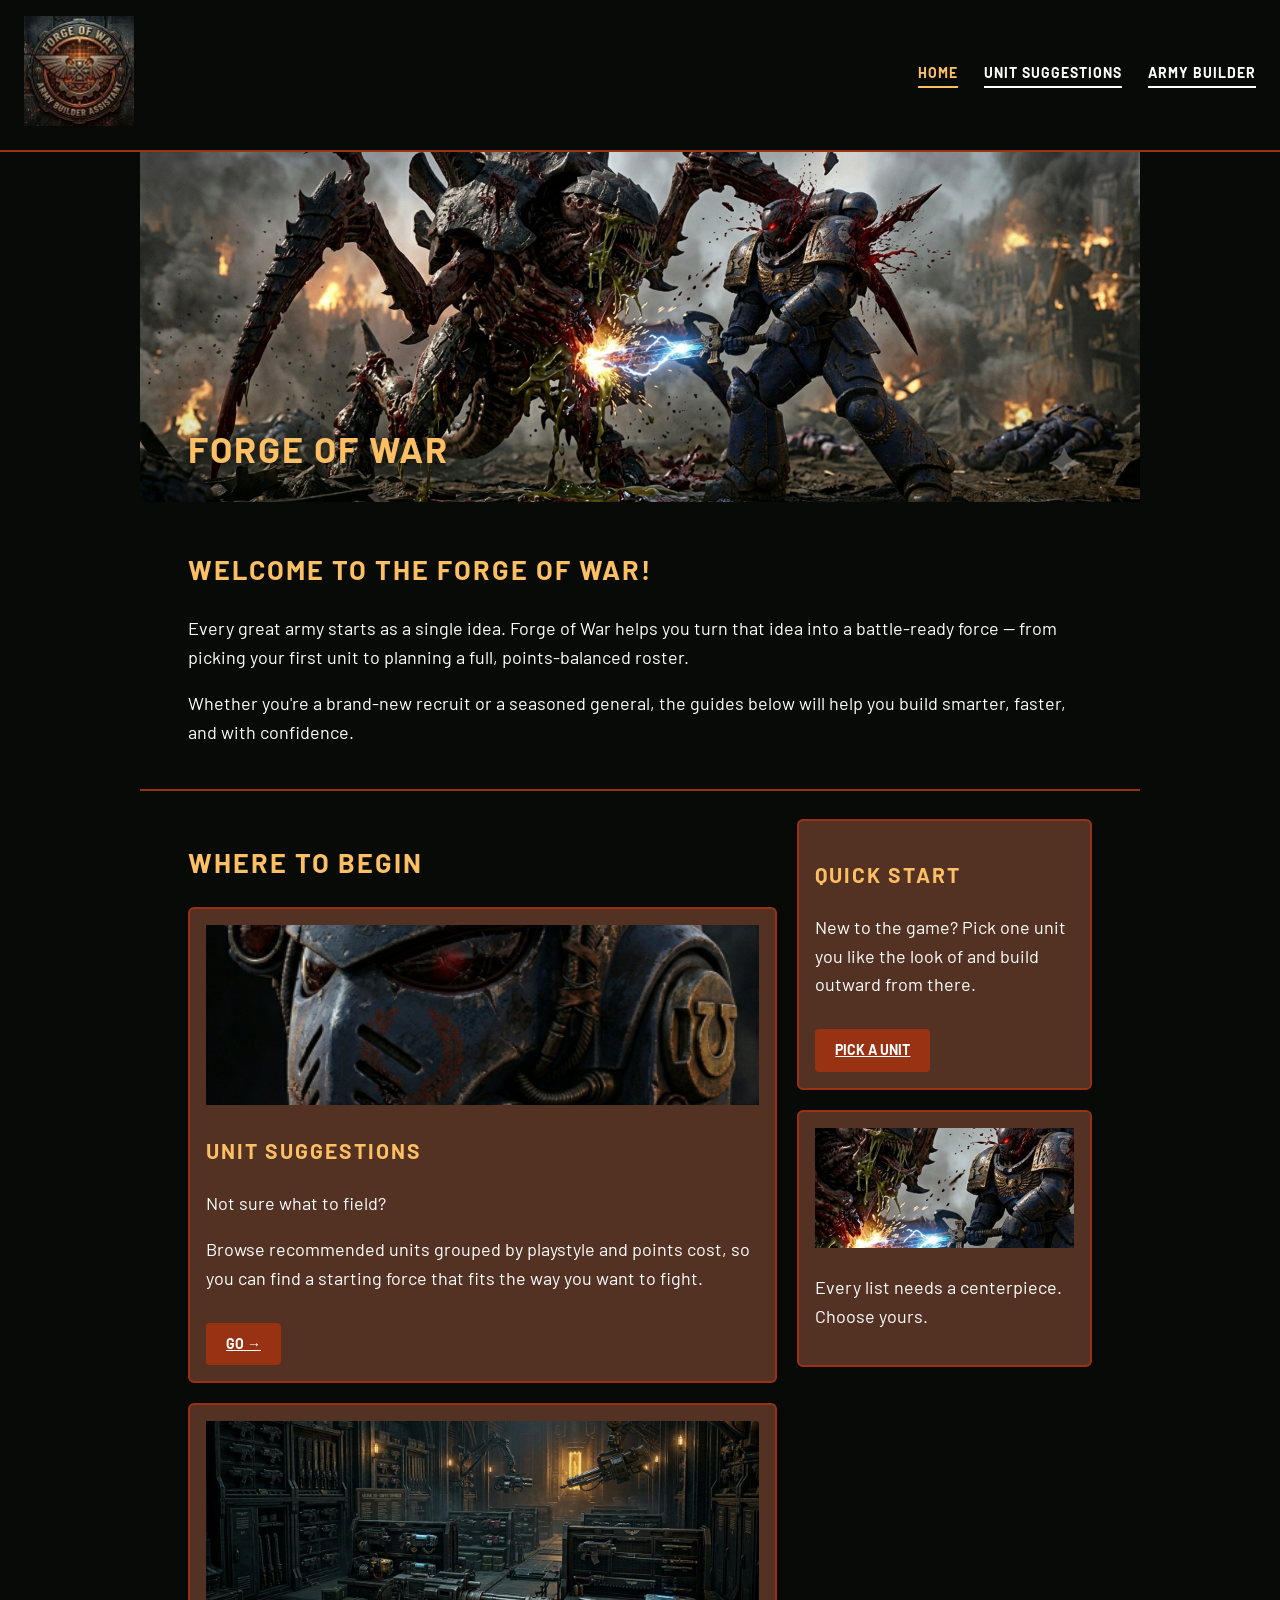
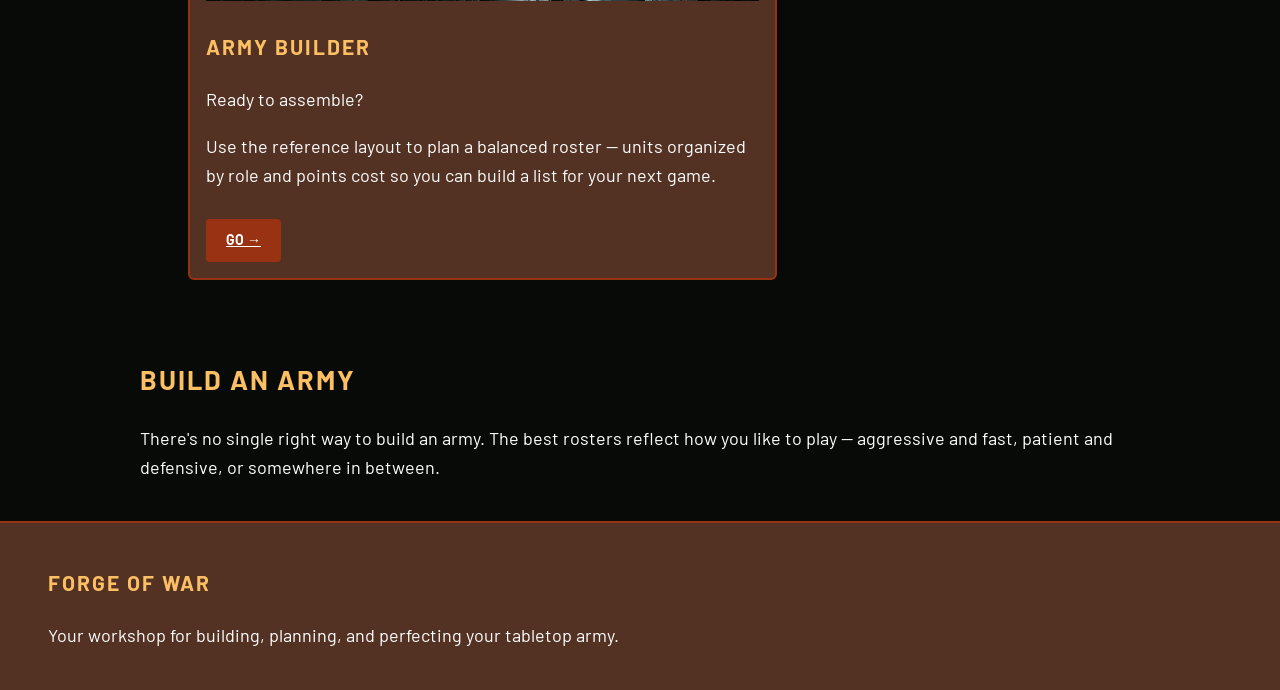
<file: index.html>
<!DOCTYPE html>
<html lang="en">
<head>
    <meta charset="UTF-8">
    <meta name="viewport" content="width=device-width, initial-scale=1.0">
    <title>Forge of War - Home</title>
    <link rel="stylesheet" href="styles.css">
</head>
<body>
    <header>
        <div class="logo">
            <img src="images/forge_of_war_logo.jpg" alt="Forge of War logo">
        </div>
        <nav>
            <a href="index.html" class="active">Home</a>
            <a href="Unit-Suggestions.html">Unit Suggestions</a>
            <a href="Army-Builder.html">Army Builder</a>
        </nav>
    </header>

    <main>
        <section class="hero">
            <img src="images/sm_battle_background.png" alt="Warhammer fighting creature">
            <h2 class="hero-title">Forge of War</h2>
        </section>

        <section class="intro">
            <h1>Welcome to the Forge of War!</h1>
            <p>Every great army starts as a single idea. Forge of War helps you turn that idea into a battle-ready force — from picking your first unit to planning a full, points-balanced roster.</p>
            <p>Whether you're a brand-new recruit or a seasoned general, the guides below will help you build smarter, faster, and with confidence.</p>
        </section>

        <section class="content">
            <div class="main-col">
                <h2>Where to Begin</h2>

                <div class="card">
                    <img src="images/helmet.png" alt="helmet">
                    <h3>Unit Suggestions</h3>
                    <p class="sub-heading">Not sure what to field?</p>
                    <p>Browse recommended units grouped by playstyle and points cost, so you can find a starting force that fits the way you want to fight.</p>
                    <a href="Unit-Suggestions.html" class="button">Go &rarr;</a>
                </div>

                <div class="card">
                    <img src="images/weapon_depot.png" alt="weapon depot">
                    <h3>Army Builder</h3>
                    <p class="sub-heading">Ready to assemble?</p>
                    <p>Use the reference layout to plan a balanced roster — units organized by role and points cost so you can build a list for your next game.</p>
                    <a href="Army-Builder.html" class="button">Go &rarr;</a>
                </div>
            </div>

            <div class="side-col">
                <div class="card">
                    <h3>Quick Start</h3>
                    <p>New to the game? Pick one unit you like the look of and build outward from there.</p>
                    <a href="Unit-Suggestions.html" class="button">Pick a unit</a>
                </div>

                <div class="card">
                    <img src="images/sm_battle.png" alt="helmet">
                    <p>Every list needs a centerpiece. Choose yours.</p>
                </div>
            </div>
        </section>

        <section class="text-section">
            <h2>Build an Army</h2>
            <p>There's no single right way to build an army. The best rosters reflect how you like to play — aggressive and fast, patient and defensive, or somewhere in between.</p>
        </section>
    </main>

    <footer>
        <div class="footer-brand">
            <h3>Forge of War</h3>
            <p>Your workshop for building, planning, and perfecting your tabletop army.</p>
        </div>
        <div class="social">
            <a href="#"></a>
            <a href="#"></a>
            <a href="#"></a>
        </div>
    </footer>
</body>
</html>
</file>
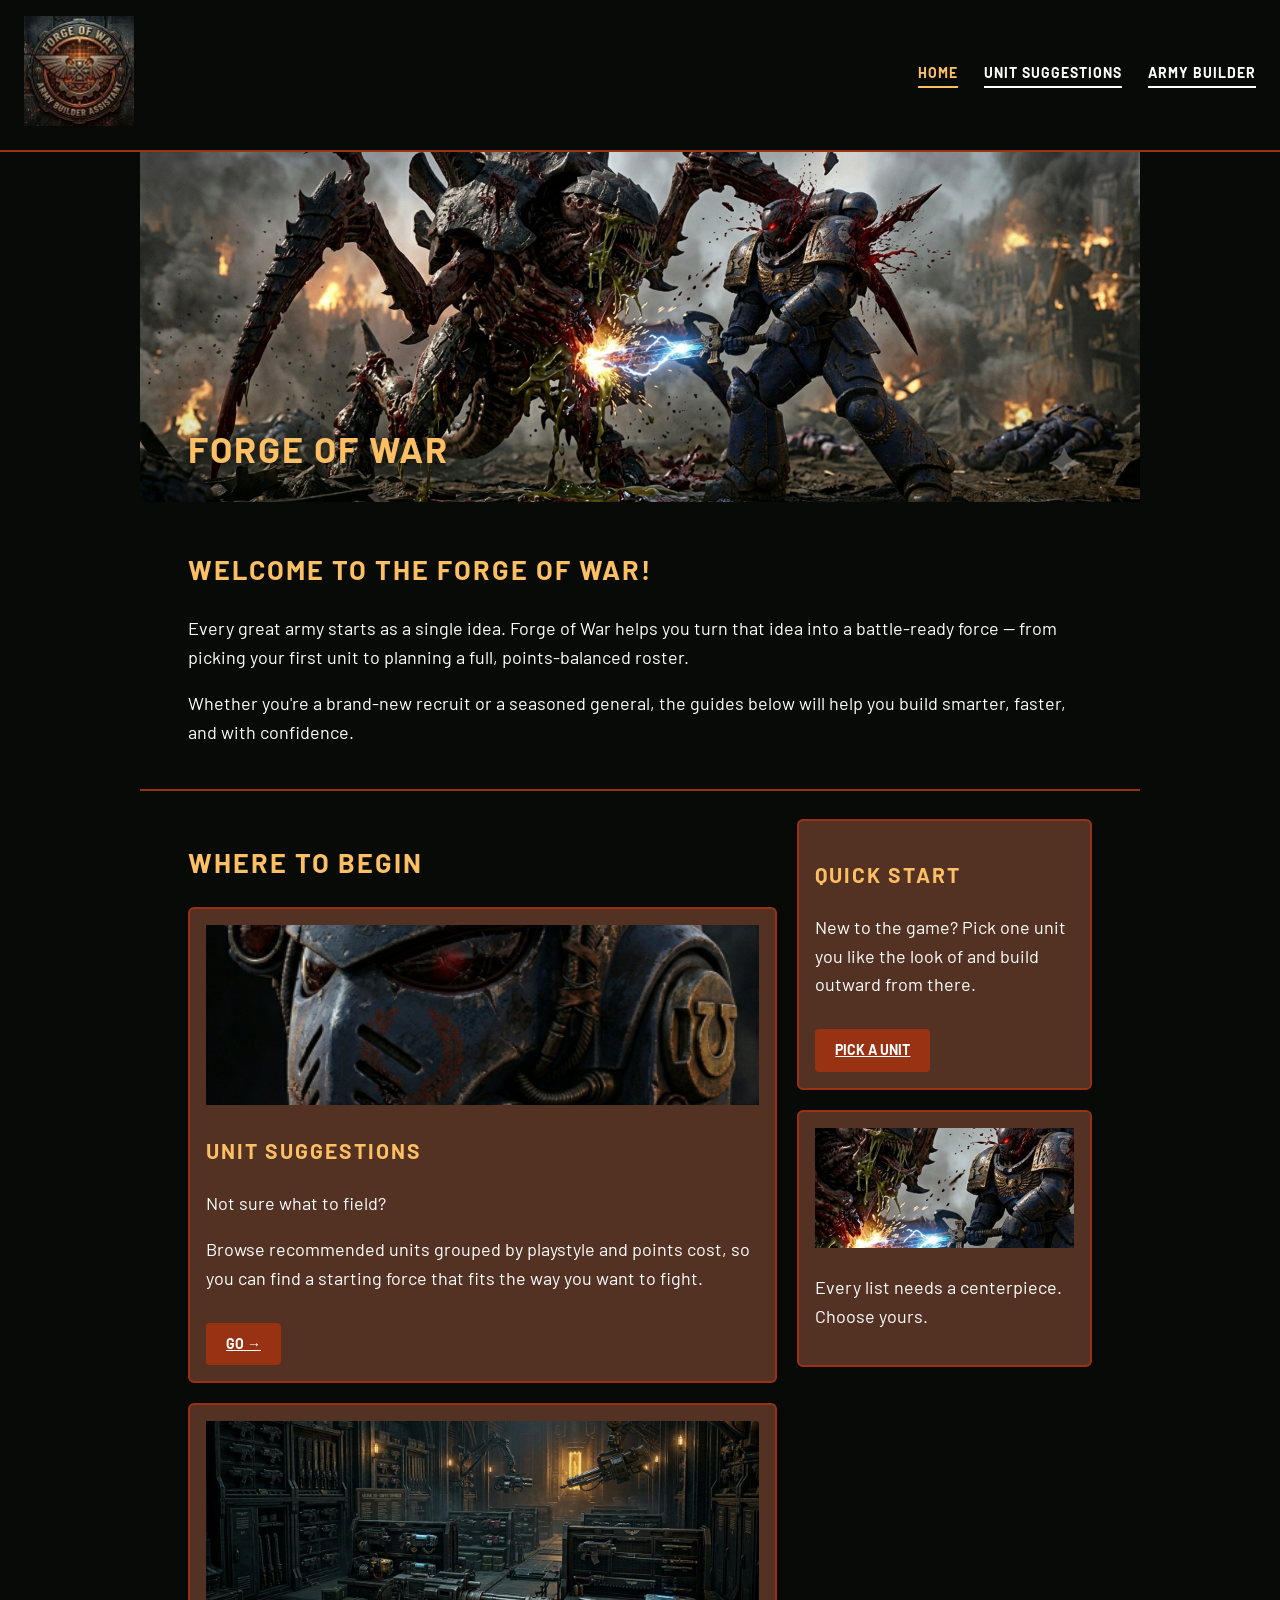
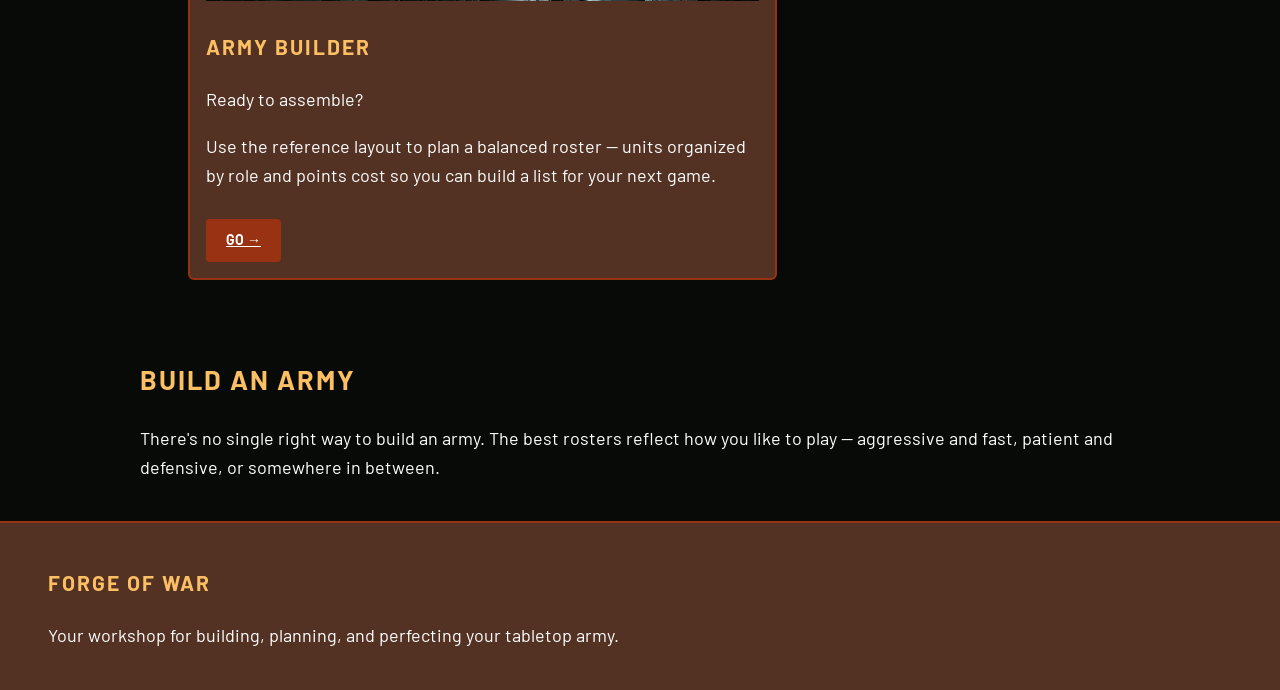
<file: strategy.html>
<!DOCTYPE html>
<html lang="en">
<head>
    <meta charset="UTF-8">
    <meta name="viewport" content="width=device-width, initial-scale=1.0">
    <title>Forge of War - Home</title>
    <link rel="stylesheet" href="styles.css">
</head>
<body>
    <header>
        <div class="logo">
            <img src="images/forge_of_war_logo.jpg" alt="Forge of War logo">
        </div>
        <nav>
            <a href="index.html" class="active">Home</a>
            <a href="Unit-Suggestions.html">Unit Suggestions</a>
            <a href="Army-Builder.html">Army Builder</a>
        </nav>
    </header>

    <main>
        <section class="hero">
            <img src="images/sm_battle_background.png" alt="Warhammer fighting creature">
            <h2 class="hero-title">Forge of War</h2>
        </section>

        <section class="intro">
            <h1>Welcome to the Forge of War!</h1>
            <p>Every great army starts as a single idea. Forge of War helps you turn that idea into a battle-ready force — from picking your first unit to planning a full, points-balanced roster.</p>
            <p>Whether you're a brand-new recruit or a seasoned general, the guides below will help you build smarter, faster, and with confidence.</p>
        </section>

        <section class="content">
            <div class="main-col">
                <h2>Where to Begin</h2>

                <div class="card">
                    <img src="images/helmet.png" alt="helmet">
                    <h3>Unit Suggestions</h3>
                    <p class="sub-heading">Not sure what to field?</p>
                    <p>Browse recommended units grouped by playstyle and points cost, so you can find a starting force that fits the way you want to fight.</p>
                    <a href="Unit-Suggestions.html" class="button">Go &rarr;</a>
                </div>

                <div class="card">
                    <img src="images/weapon_depot.png" alt="weapon depot">
                    <h3>Army Builder</h3>
                    <p class="sub-heading">Ready to assemble?</p>
                    <p>Use the reference layout to plan a balanced roster — units organized by role and points cost so you can build a list for your next game.</p>
                    <a href="Army-Builder.html" class="button">Go &rarr;</a>
                </div>
            </div>

            <div class="side-col">
                <div class="card">
                    <h3>Quick Start</h3>
                    <p>New to the game? Pick one unit you like the look of and build outward from there.</p>
                    <a href="Unit-Suggestions.html" class="button">Pick a unit</a>
                </div>

                <div class="card">
                    <img src="images/sm_battle.png" alt="helmet">
                    <p>Every list needs a centerpiece. Choose yours.</p>
                </div>
            </div>
        </section>

        <section class="text-section">
            <h2>Build an Army</h2>
            <p>There's no single right way to build an army. The best rosters reflect how you like to play — aggressive and fast, patient and defensive, or somewhere in between.</p>
        </section>
    </main>

    <footer>
        <div class="footer-brand">
            <h3>Forge of War</h3>
            <p>Your workshop for building, planning, and perfecting your tabletop army.</p>
        </div>
        <div class="social">
            <a href="#"></a>
            <a href="#"></a>
            <a href="#"></a>
        </div>
    </footer>
</body>
</html>
</file>
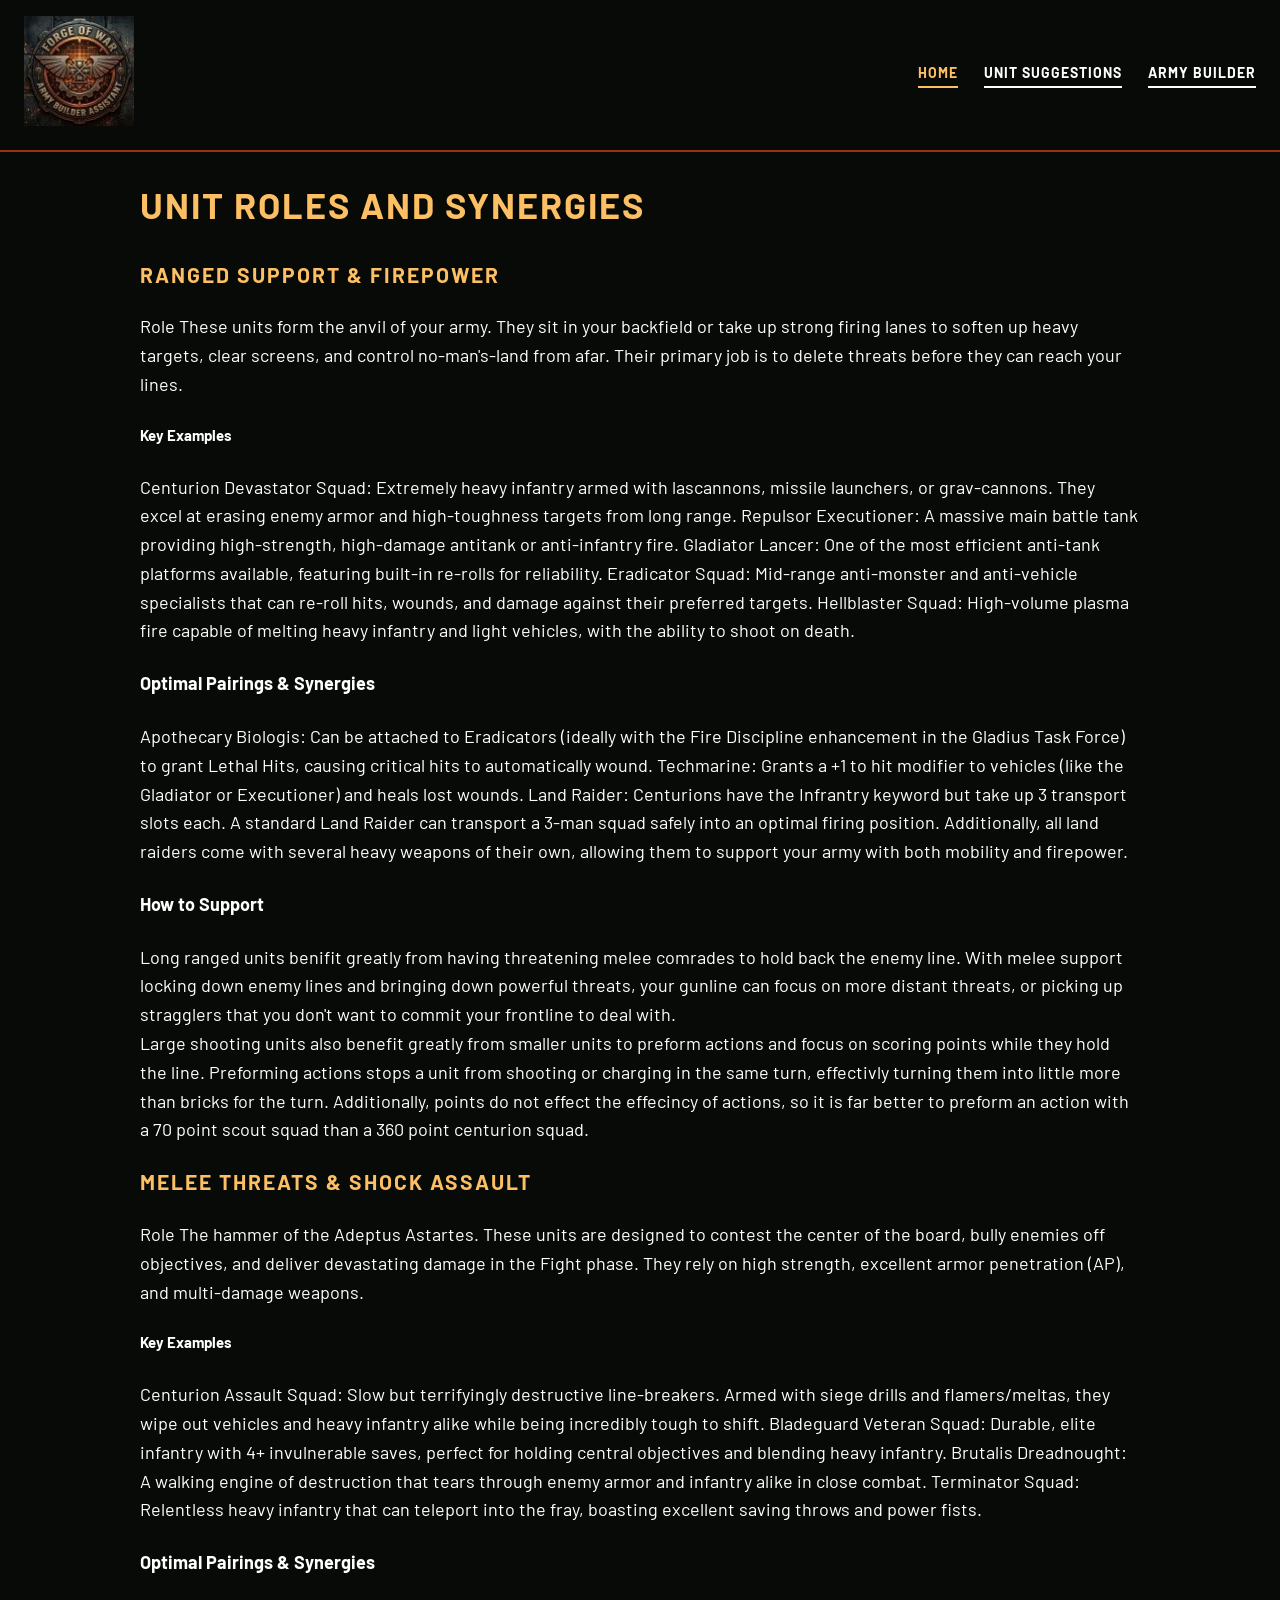
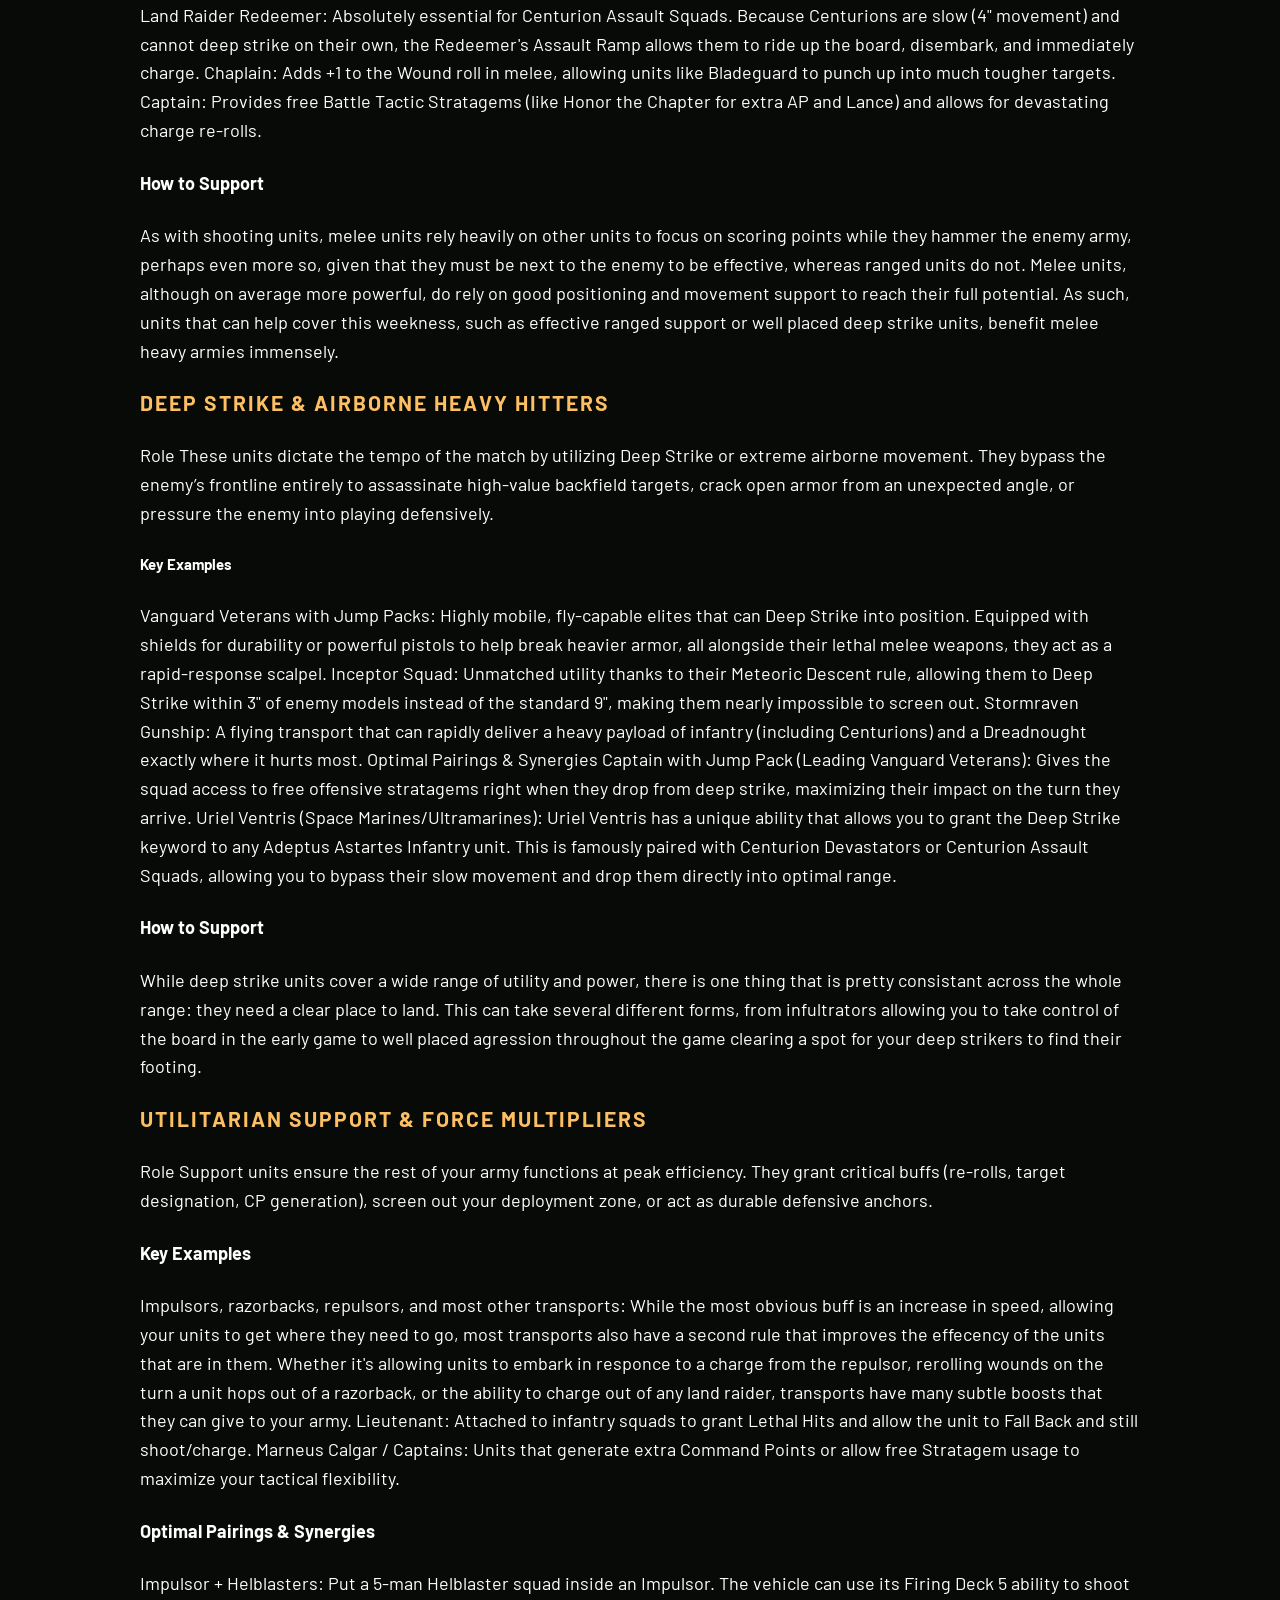
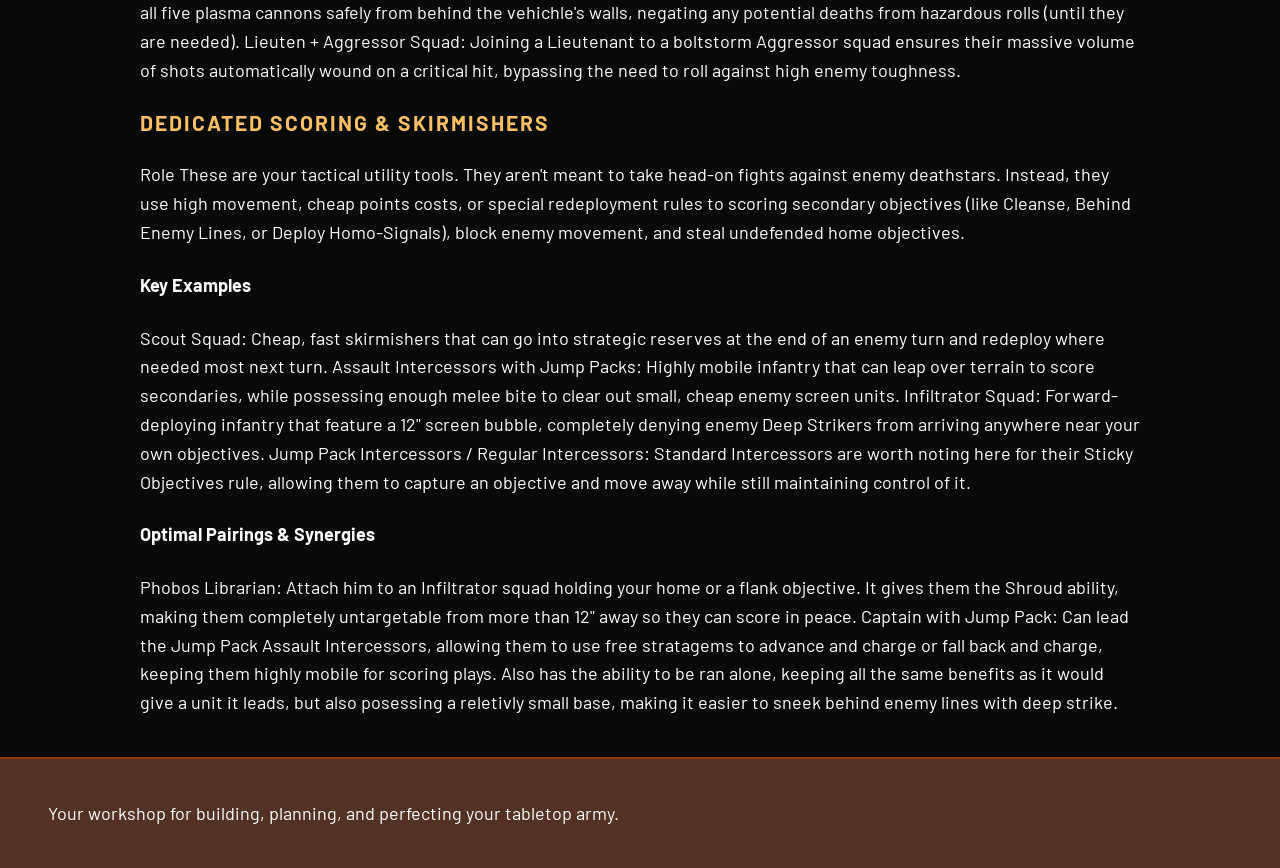
<file: Unit-Suggestions.html>
<!--Tate is working on this page-->
<!DOCTYPE html>
<html lang="en">

<head>
    <meta charset="UTF-8">
    <meta name="viewport" content="width=device-width, initial-scale=1.0">
    <title>Forge of War - Home</title>
    <link rel="stylesheet" href="styles.css">
</head>

<body>
    <header>
        <div class="logo"><img src="images/forge_of_war_logo.jpg" alt="forge_of_war_logo">
        </div>
        <nav>
            <a href="index.html" class="active">Home</a>
            <a href="Unit-Suggestions.html">Unit Suggestions</a>
            <a href="Army-Builder.html">Army Builder</a>
        </nav>
    </header>

    <main>
        <h1>Unit roles and synergies</h1>
        <p>
        <h3> Ranged Support & Firepower</h3>
        Role
        These units form the anvil of your army. They sit in your backfield or take up strong firing lanes to soften up
        heavy targets, clear screens, and control no-man's-land from afar. Their primary job is to delete threats before
        they can reach your lines.

        <h5>Key Examples</h5>
        Centurion Devastator Squad: Extremely heavy infantry armed with lascannons, missile launchers, or grav-cannons.
        They excel at erasing enemy armor and high-toughness targets from long range.

        Repulsor Executioner: A massive main battle tank providing high-strength, high-damage antitank or anti-infantry
        fire.

        Gladiator Lancer: One of the most efficient anti-tank platforms available, featuring built-in re-rolls for
        reliability.

        Eradicator Squad: Mid-range anti-monster and anti-vehicle specialists that can re-roll hits, wounds, and damage
        against their preferred targets.

        Hellblaster Squad: High-volume plasma fire capable of melting heavy infantry and light vehicles, with the
        ability to shoot on death.

        <h4>Optimal Pairings & Synergies</h4>
        Apothecary Biologis: Can be attached to Eradicators (ideally with the Fire Discipline enhancement in the Gladius
        Task Force) to grant Lethal Hits, causing critical hits to automatically wound.

        Techmarine: Grants a +1 to hit modifier to vehicles (like the Gladiator or Executioner) and heals lost wounds.

        Land Raider: Centurions have the Infrantry keyword but take up 3 transport slots each. A standard Land Raider
        can transport a 3-man squad safely into an optimal firing position. Additionally, all land raiders come with
        several heavy weapons of their own, allowing them to support your army with both mobility and firepower.

        <h4>How to Support</h4>
        Long ranged units benifit greatly from having threatening melee comrades to hold back the enemy line. With melee
        support locking down enemy lines and bringing down powerful threats, your gunline can focus on more distant
        threats, or picking up stragglers that you don't want to commit your frontline to deal with.
        <br> Large shooting units also benefit greatly from smaller units to preform actions and focus on scoring points
        while they hold the line. Preforming actions stops a unit from shooting or charging in the same turn, effectivly
        turning them into little more than bricks for the turn. Additionally, points do not effect the effecincy of
        actions, so it is far better to preform an action with a 70 point scout squad than a 360 point centurion squad.

        <h3>Melee Threats & Shock Assault</h3>
        Role
        The hammer of the Adeptus Astartes. These units are designed to contest the center of the board, bully enemies
        off objectives, and deliver devastating damage in the Fight phase. They rely on high strength, excellent armor
        penetration (AP), and multi-damage weapons.

        <h5>Key Examples</h5>
        Centurion Assault Squad: Slow but terrifyingly destructive line-breakers. Armed with siege drills and
        flamers/meltas, they wipe out vehicles and heavy infantry alike while being incredibly tough to shift.

        Bladeguard Veteran Squad: Durable, elite infantry with 4+ invulnerable saves, perfect for holding central
        objectives and blending heavy infantry.

        Brutalis Dreadnought: A walking engine of destruction that tears through enemy armor and infantry alike in close
        combat.

        Terminator Squad: Relentless heavy infantry that can teleport into the fray, boasting excellent saving throws
        and power fists.

        <h4>Optimal Pairings & Synergies</h4>
        Land Raider Redeemer: Absolutely essential for Centurion Assault Squads. Because Centurions are slow (4"
        movement) and cannot deep strike on their own, the Redeemer's Assault Ramp allows them to ride up the board,
        disembark, and immediately charge.

        Chaplain: Adds +1 to the Wound roll in melee, allowing units like Bladeguard to punch up into much tougher
        targets.

        Captain: Provides free Battle Tactic Stratagems (like Honor the Chapter for extra AP and Lance) and allows for
        devastating charge re-rolls.

        <h4>How to Support</h4>
        As with shooting units, melee units rely heavily on other units to focus on scoring points while they hammer the
        enemy army, perhaps even more so, given that they must be next to the enemy to be effective, whereas ranged
        units do not.
        Melee units, although on average more powerful, do rely on good positioning and movement support to reach their
        full potential. As such, units that can help cover this weekness, such as effective ranged support or well
        placed deep strike units, benefit melee heavy armies immensely.

        <h3>Deep Strike & Airborne Heavy Hitters</h3>
        Role
        These units dictate the tempo of the match by utilizing Deep Strike or extreme airborne movement. They bypass
        the enemy’s frontline entirely to assassinate high-value backfield targets, crack open armor from an unexpected
        angle, or pressure the enemy into playing defensively.

        <h5>Key Examples</h5>
        Vanguard Veterans with Jump Packs: Highly mobile, fly-capable elites that can Deep Strike into position.
        Equipped with shields for durability or powerful pistols to help break heavier armor, all alongside their lethal
        melee weapons, they act as a rapid-response scalpel.

        Inceptor Squad: Unmatched utility thanks to their Meteoric Descent rule, allowing them to Deep Strike within 3"
        of enemy models instead of the standard 9", making them nearly impossible to screen out.

        Stormraven Gunship: A flying transport that can rapidly deliver a heavy payload of infantry (including
        Centurions) and a Dreadnought exactly where it hurts most.

        Optimal Pairings & Synergies
        Captain with Jump Pack (Leading Vanguard Veterans): Gives the squad access to free offensive stratagems right
        when they drop from deep strike, maximizing their impact on the turn they arrive.

        Uriel Ventris (Space Marines/Ultramarines): Uriel Ventris has a unique ability that allows you to grant the Deep
        Strike keyword to any Adeptus Astartes Infantry unit. This is famously paired with Centurion Devastators or
        Centurion Assault Squads, allowing you to bypass their slow movement and drop them directly into optimal range.

        <h4>How to Support</h4>
        While deep strike units cover a wide range of utility and power, there is one thing that is pretty consistant
        across the whole range: they need a clear place to land. This can take several different forms, from
        infultrators allowing you to take control of the board in the early game to well placed agression throughout the
        game clearing a spot for your deep strikers to find their footing.

        <h3>Utilitarian Support & Force Multipliers</h3>
        Role
        Support units ensure the rest of your army functions at peak efficiency. They grant critical buffs (re-rolls,
        target designation, CP generation), screen out your deployment zone, or act as durable defensive anchors.

        <h4>Key Examples</h4>

        Impulsors, razorbacks, repulsors, and most other transports: While the most obvious buff is an increase in
        speed, allowing your units to get where they need to go, most transports also have a second rule that improves
        the effecency of the units that are in them. Whether it's allowing units to embark in responce to a charge from
        the repulsor, rerolling wounds on the turn a unit hops out of a razorback, or the ability to charge out of any
        land raider, transports have many subtle boosts that they can give to your army.
        Lieutenant: Attached to infantry squads to grant Lethal Hits and allow the unit to Fall Back and still
        shoot/charge.

        Marneus Calgar / Captains: Units that generate extra Command Points or allow free Stratagem usage to maximize
        your tactical flexibility.

        <h4>Optimal Pairings & Synergies</h4>
        Impulsor + Helblasters: Put a 5-man Helblaster squad inside an Impulsor. The vehicle can use its Firing Deck 5
        ability to shoot all five plasma cannons safely from behind the vehichle's walls, negating any potential deaths
        from hazardous rolls (until they are needed).

        Lieuten + Aggressor Squad: Joining a Lieutenant to a boltstorm Aggressor squad ensures their massive volume of
        shots automatically wound on a critical hit, bypassing the need to roll against high enemy toughness.</p>

        <h3>Dedicated Scoring & Skirmishers</h3>
        Role
        These are your tactical utility tools. They aren't meant to take head-on fights against enemy deathstars.
        Instead, they use high movement, cheap points costs, or special redeployment rules to scoring secondary
        objectives (like Cleanse, Behind Enemy Lines, or Deploy Homo-Signals), block enemy movement, and steal
        undefended home objectives.

        <h4>Key Examples</h4>
        Scout Squad: Cheap, fast skirmishers that can go into strategic reserves at the end of an enemy turn and
        redeploy where needed most next turn.

        Assault Intercessors with Jump Packs: Highly mobile infantry that can leap over terrain to score secondaries,
        while possessing enough melee bite to clear out small, cheap enemy screen units.

        Infiltrator Squad: Forward-deploying infantry that feature a 12" screen bubble, completely denying enemy Deep
        Strikers from arriving anywhere near your own objectives.

        Jump Pack Intercessors / Regular Intercessors: Standard Intercessors are worth noting here for their Sticky
        Objectives rule, allowing them to capture an objective and move away while still maintaining control of it.

        <h4>Optimal Pairings & Synergies</h4>
        Phobos Librarian: Attach him to an Infiltrator squad holding your home or a flank objective. It gives them the
        Shroud ability, making them completely untargetable from more than 12" away so they can score in peace.

        Captain with Jump Pack: Can lead the Jump Pack Assault Intercessors, allowing them to use free stratagems to
        advance and charge or fall back and charge, keeping them highly mobile for scoring plays. Also has the ability
        to be ran alone, keeping all the same benefits as it would give a unit it leads, but also posessing a reletivly
        small base, making it easier to sneek behind enemy lines with deep strike.
    </main>

    <footer>
        <p>Your workshop for building, planning, and perfecting your tabletop army.</p>
        <div class="social"></div>
    </footer>
    </main>
</body>

</html>
</file>
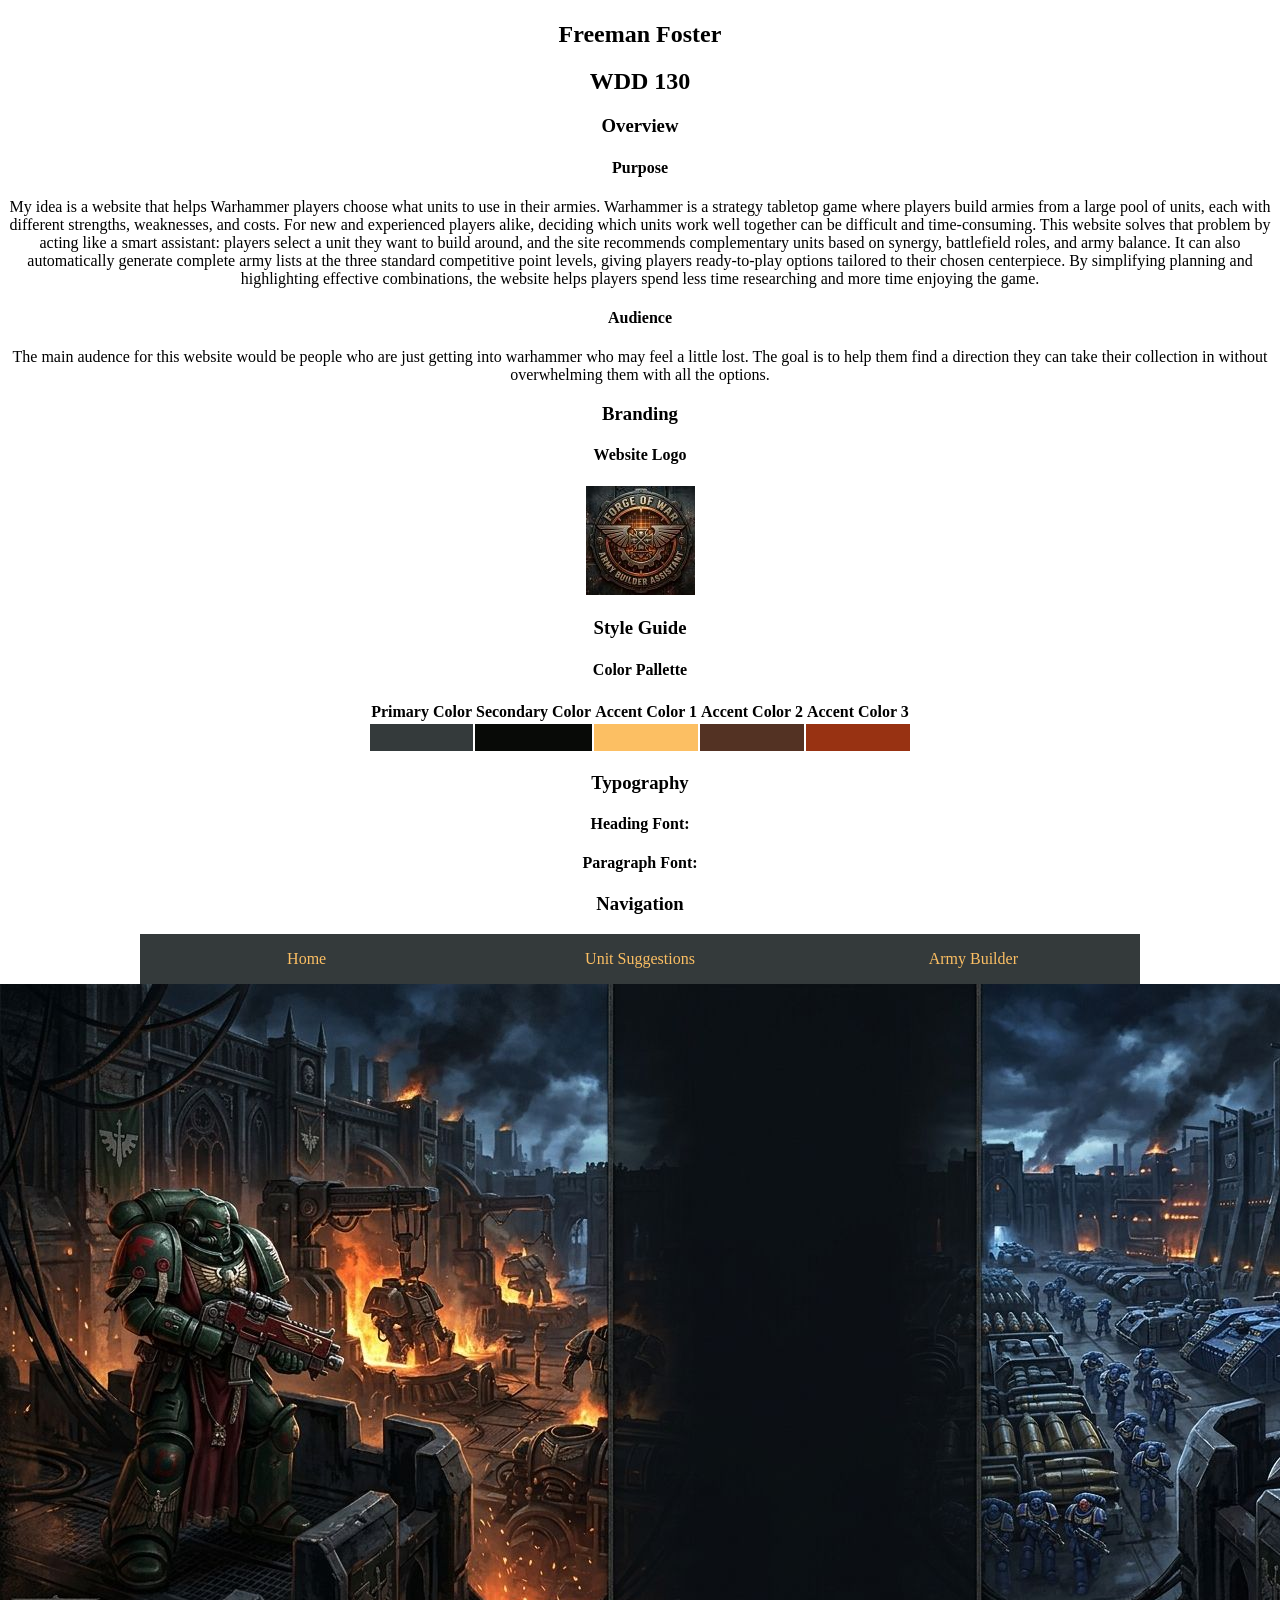
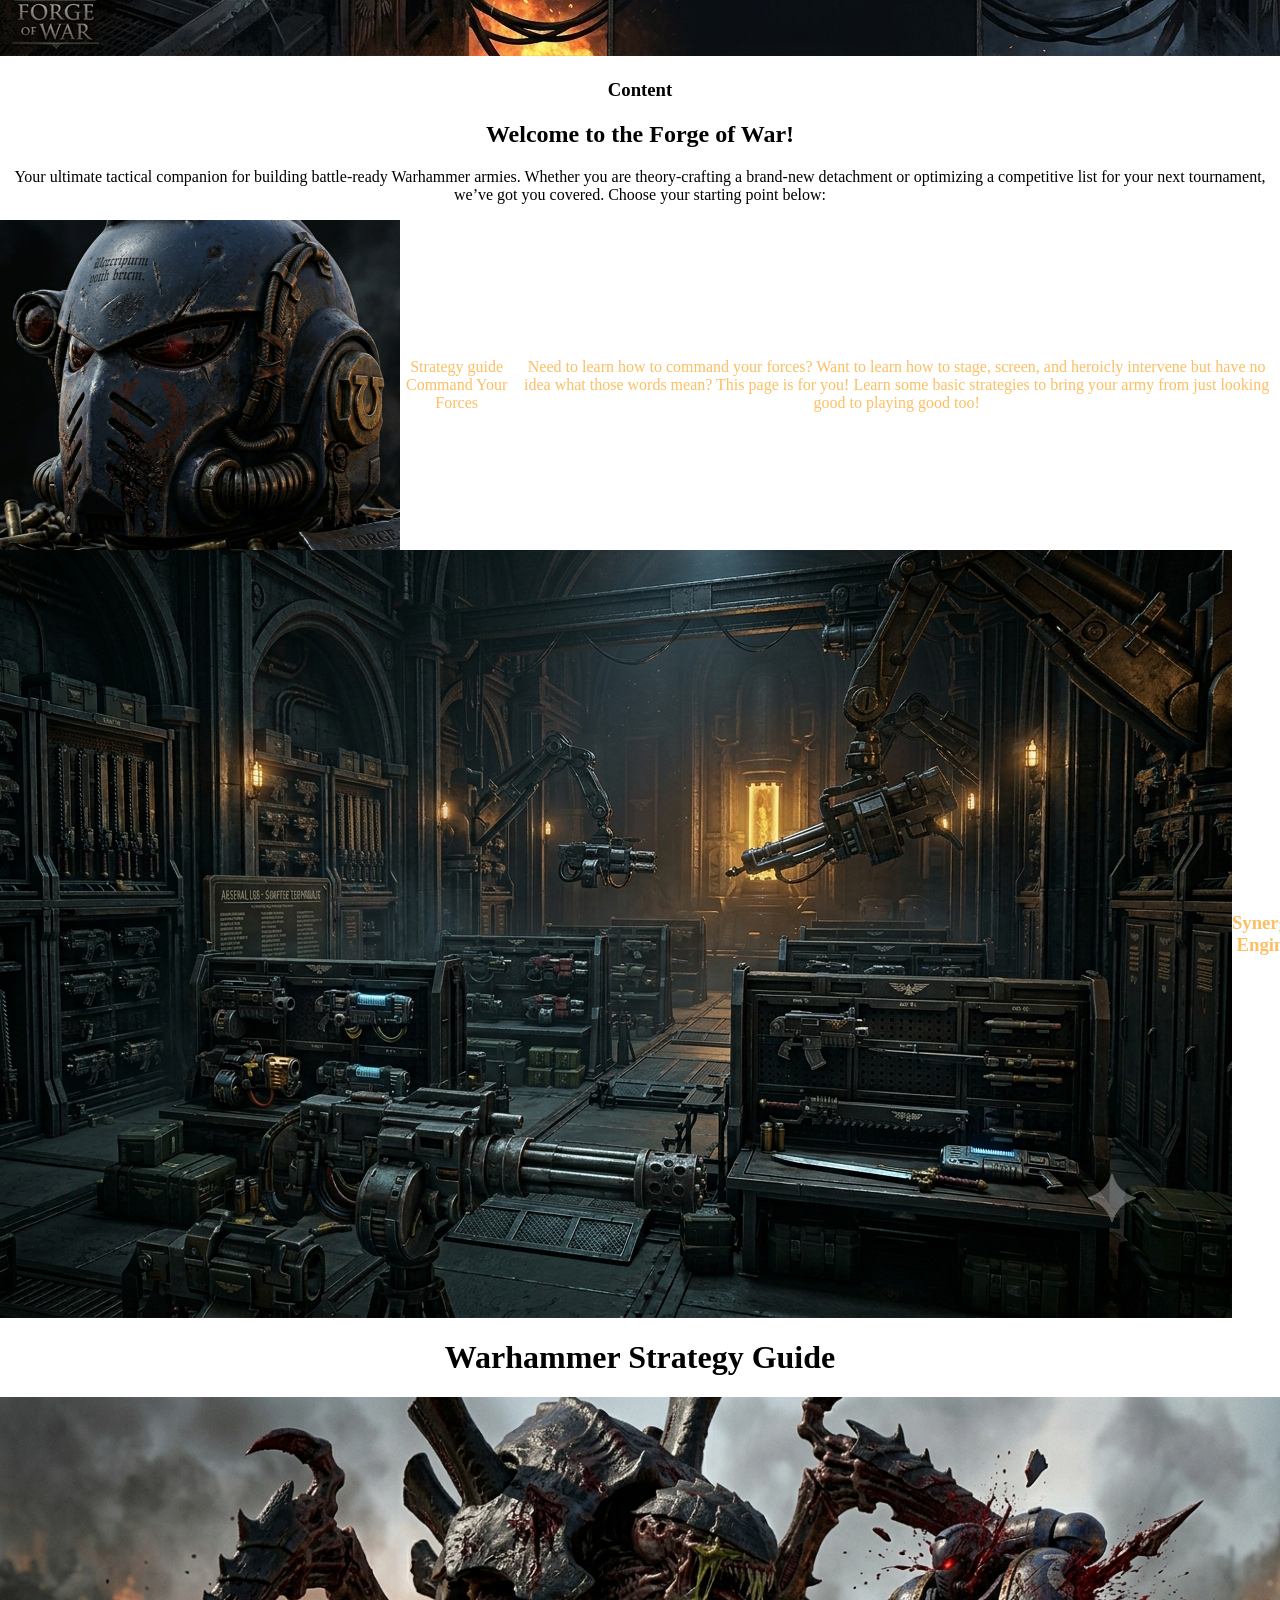
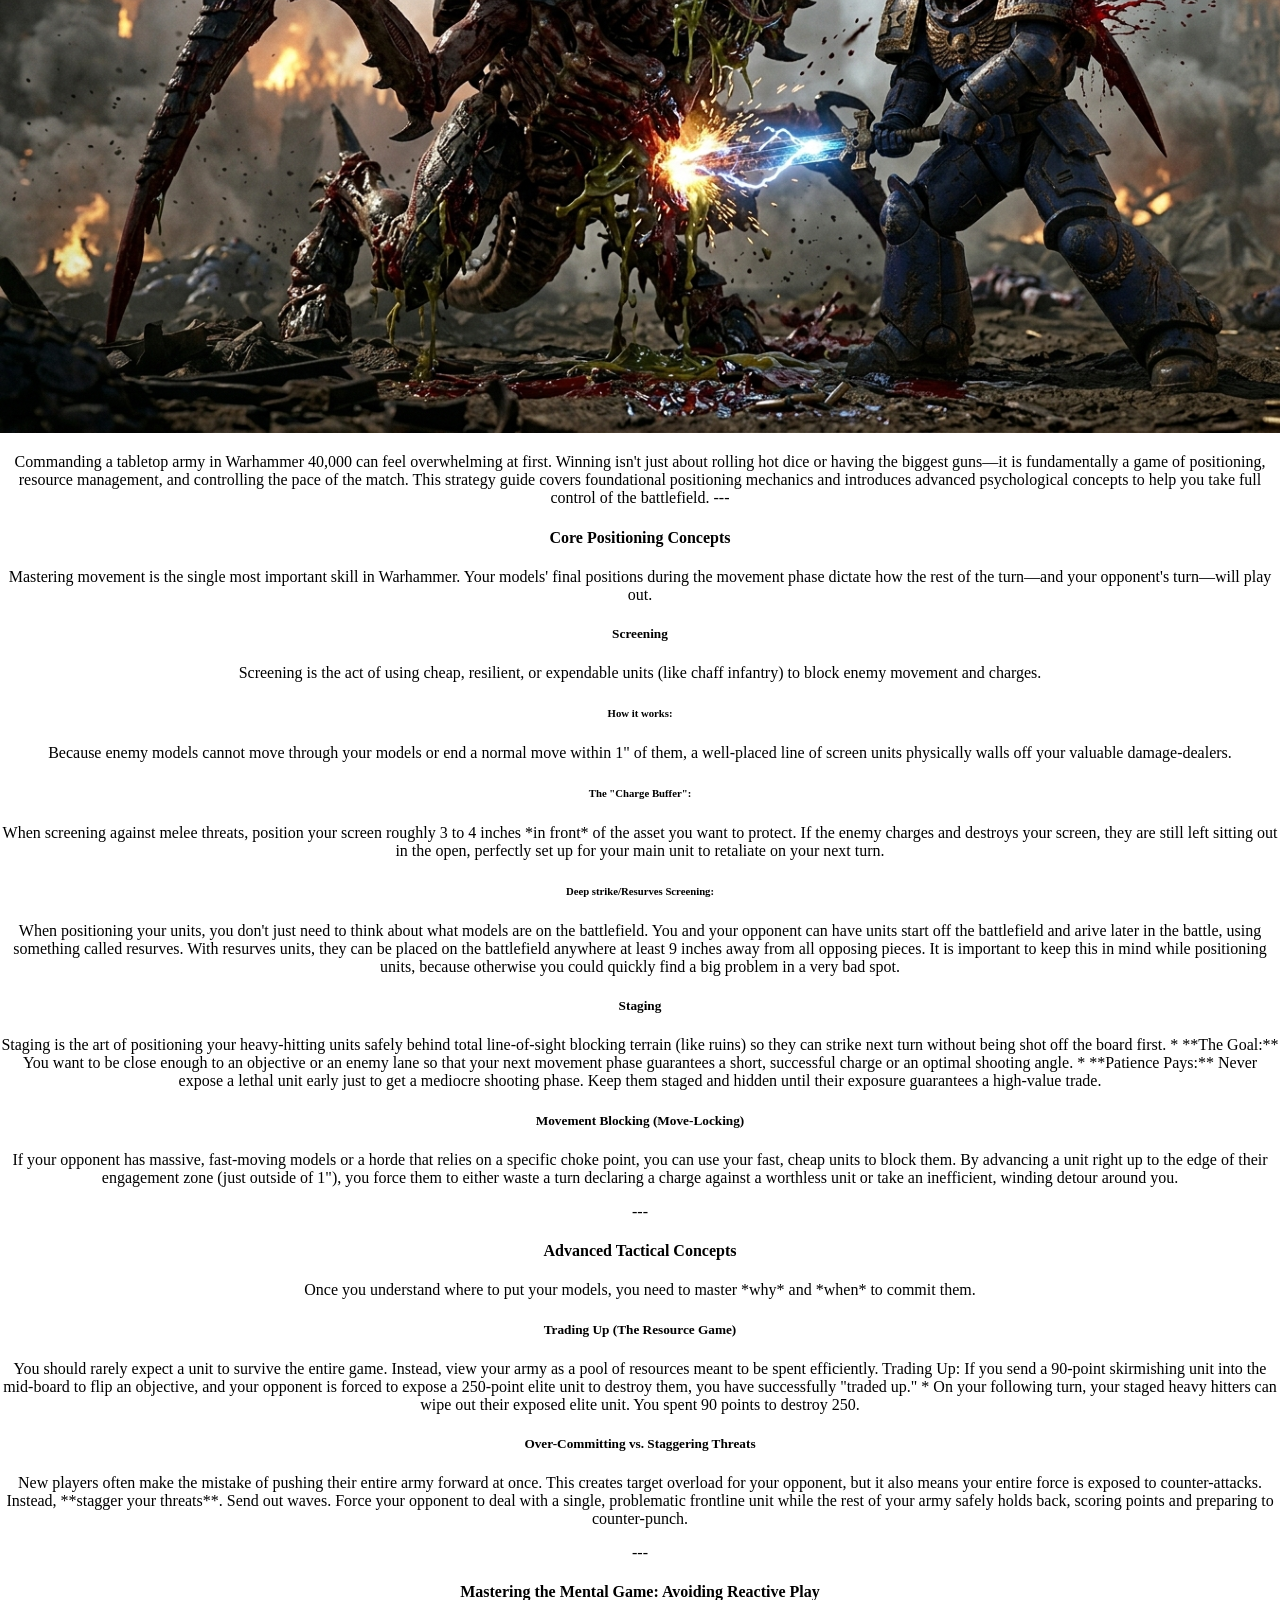
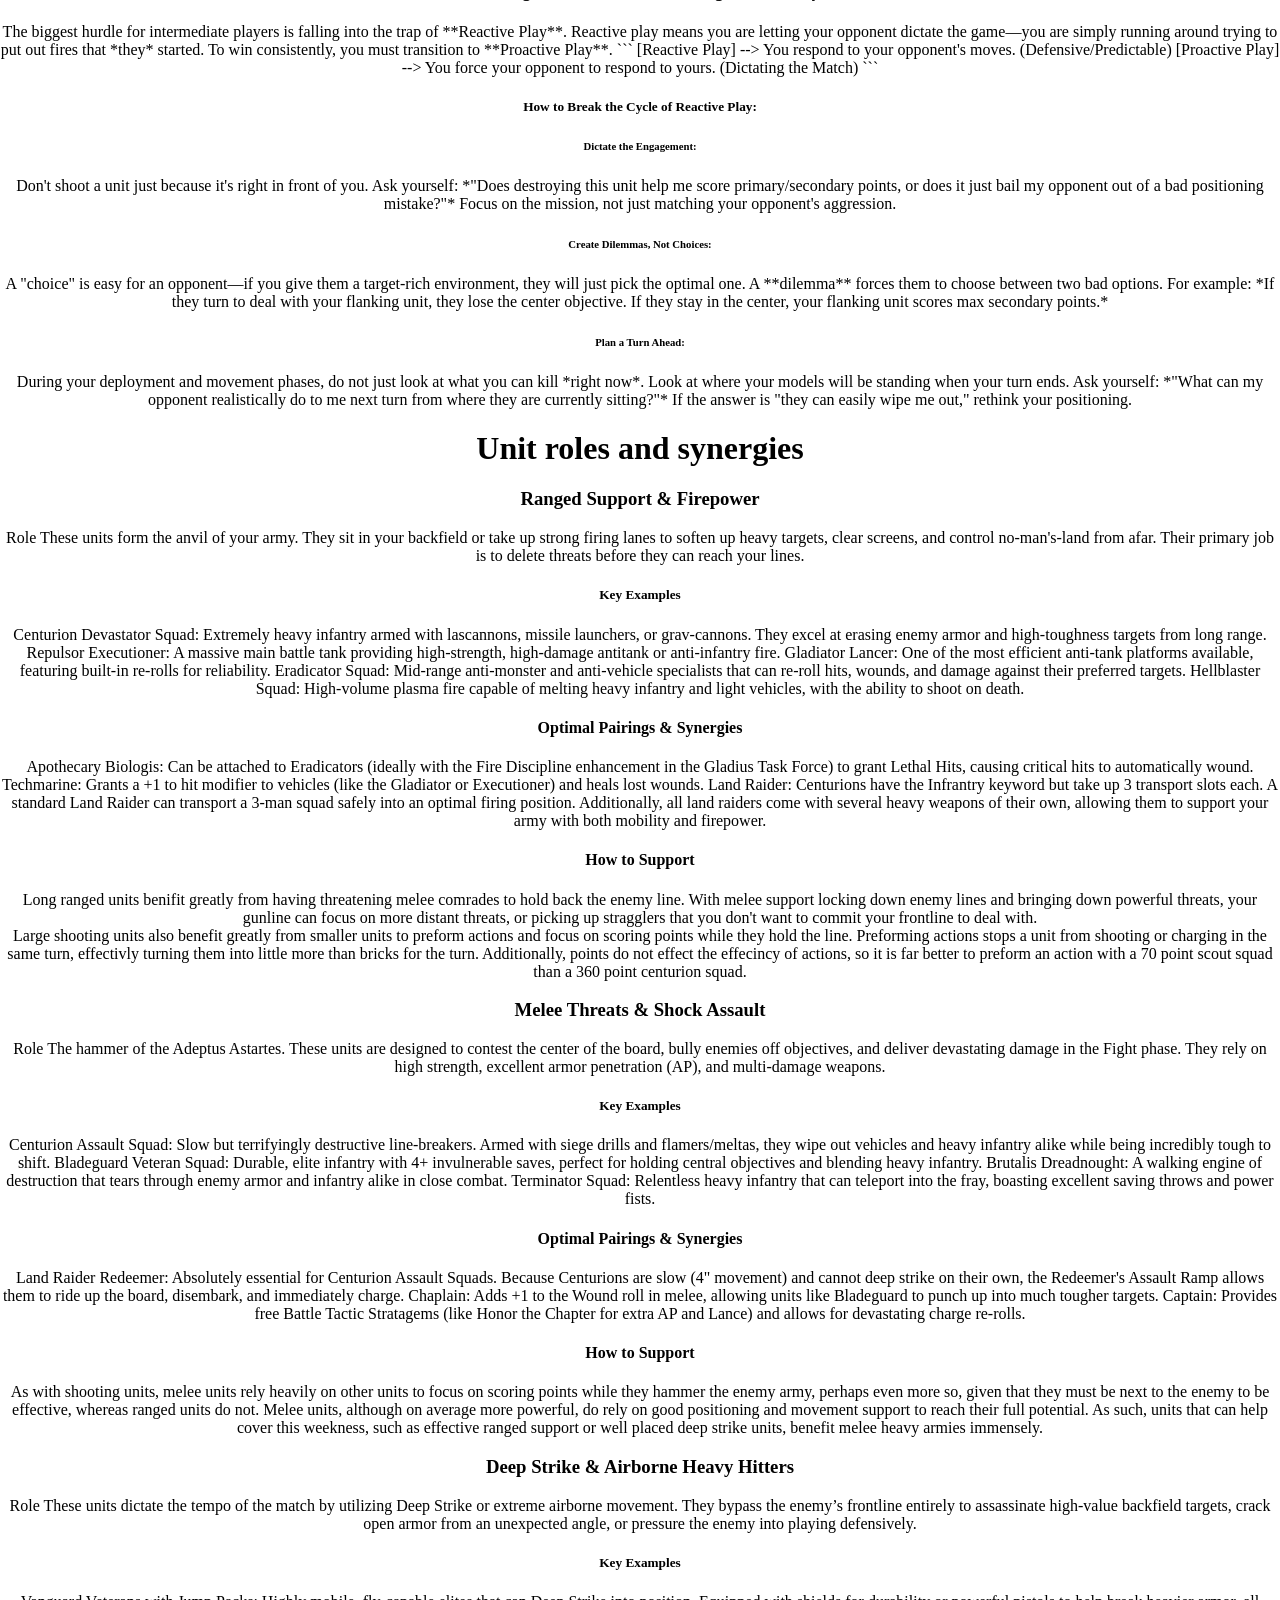
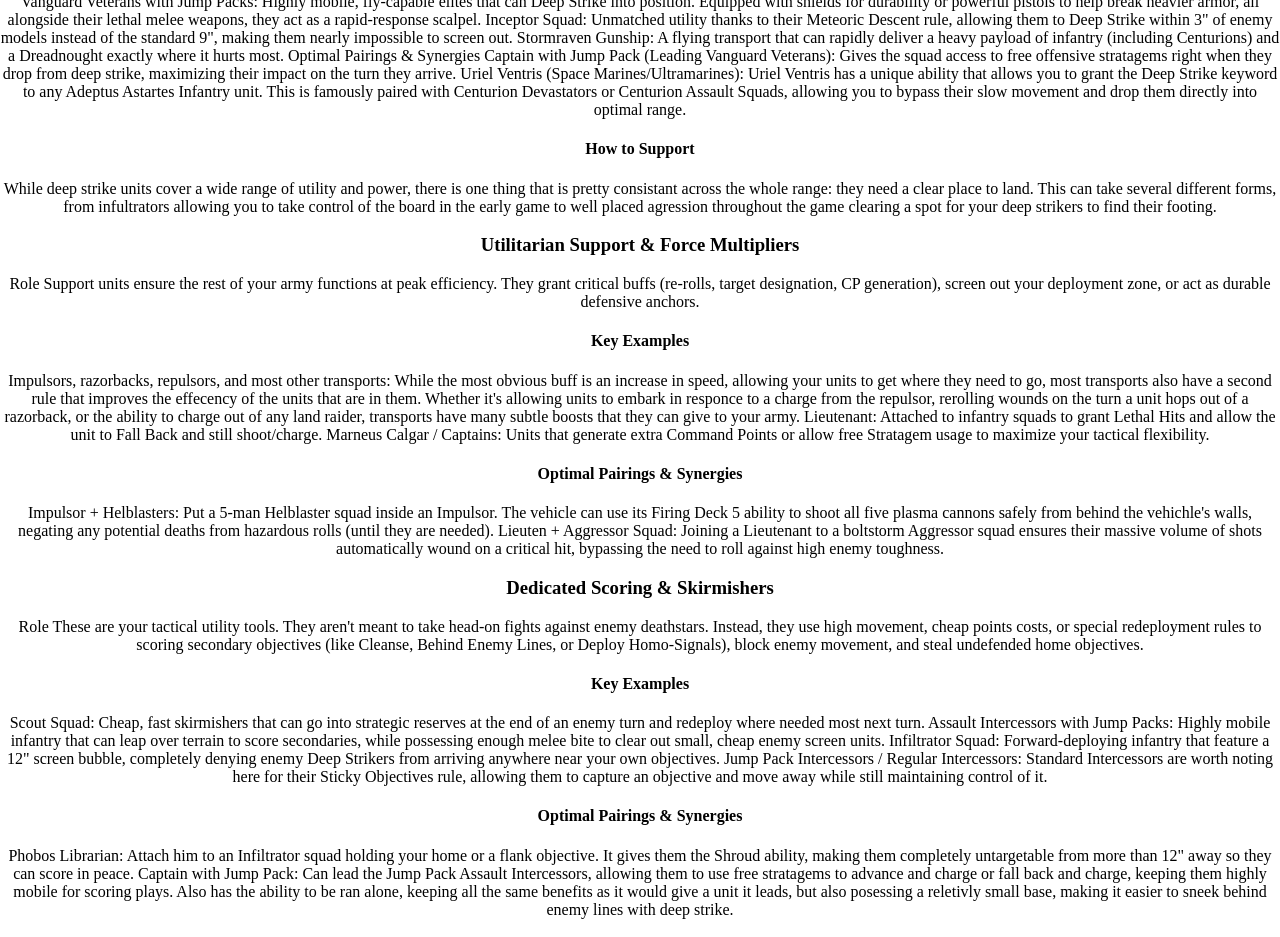
<file: warhammer_armybuilder/site_plan.html>
<!DOCTYPE html>
<html lang="en">
<head>
    <meta charset="UTF-8">
    <meta name="viewport" content="width=device-width, initial-scale=1.0">
    <link type="text/css" rel="stylesheet" href="site_plan.css">
    <title>Document</title>
</head>
<body>
    <div id="content">
        <header>
            <h1></h1>
            <h2>Freeman Foster</h2>
            <h2>WDD 130</h2>
        </header>
        <div id="overview">
            <h3>Overview</h3>
            <h4>Purpose</h4>
            <p>My idea is a website that helps Warhammer players choose what units to use in their armies. Warhammer is a strategy tabletop game where players build armies from a large pool of units, each with different strengths, weaknesses, and costs. For new and experienced players alike, deciding which units work well together can be difficult and time-consuming. This website solves that problem by acting like a smart assistant: players select a unit they want to build around, and the site recommends complementary units based on synergy, battlefield roles, and army balance. It can also automatically generate complete army lists at the three standard competitive point levels, giving players ready-to-play options tailored to their chosen centerpiece. By simplifying planning and highlighting effective combinations, the website helps players spend less time researching and more time enjoying the game.
</p>
            <h4>Audience</h4>
            <p>The main audence for this website would be people who are just getting into warhammer who may feel a little lost. The goal is to help them find a direction they can take their collection in without overwhelming them with all the options.</p>
        </div>
        <div id="branding">
            <h3>Branding</h3>
            <h4>Website Logo</h4>
            <img src="images/forge_of_war_logo.jpg" alt="forge of war logo">
        </div>
        <div id="style_guide">
            <h3>Style Guide</h3>
            <h4>Color Pallette</h4>
            <table>
            <tr>
                <th>Primary Color</th>
                <th>Secondary Color</th>
                <th>Accent Color 1</th>
                <th>Accent Color 2</th>
                <th>Accent Color 3</th>
            </tr>
            <tr>
                <td id="prm_clr"></td>
                <td id="snd_clr"></td>
                <td id="acc_clr1"></td>
                <td id="acc_clr2"></td>
                <td id="acc_clr3"></td>
            </tr>
            </table>
            <h3>Typography</h3>
            <h4>Heading Font:</h4>
            <h4>Paragraph Font:</h4>
        </div>
        <div id="navigation">
            <h3>Navigation</h3>
            <nav>
                <a href="site_plan.html">Home</a>
                <a href="unit_suggester.html">Unit Suggestions</a>
                <a href="army_builder.html">Army Builder</a>
            </nav>
        </div>
        <div id="items_on_page">
            <img src="images/space_marine_background.jpg" alt="Two armored space marine warriors charging through a smoky battlefield with banners and glowing weapons">
            <h3>Content</h3>
            <h2>Welcome to the Forge of War!</h2>
            <p>Your ultimate tactical companion for building battle-ready Warhammer armies.
            Whether you are theory-crafting a brand-new detachment or optimizing a competitive list for your next tournament, we’ve got you covered. Choose your starting point below:
            </p>
            <a href="strategy.html">
                <img src="images/helmet.png" alt="Space marine helmet">
                
            Strategy guide
            Command Your Forces
            <p>Need to learn how to command your forces? Want to learn how to stage, screen, and heroicly intervene but have no idea what those words mean? This page is for you! Learn some basic strategies to bring your army from just looking good to playing good too!
            </p>
            </a>

            <a href="unit_suggester.html">
                <img src="images/weapon_depot.png" alt="A futuristic weapons rack filled with glowing wargear and armored equipment on display">
            <h3> Synergy Engine </h3>
            <h4>Discover Perfect Unit Pairings</h4>

            <p>Unlock the full potential of your favorite units. Simply select a single unit, and our engine will analyze faction rules, leader buffs, and battlefield roles to recommend the best complementary units to back them up. Ideal for finding those hidden tactical advantages and maximizing your points efficiency.</p>
            </a>
        </div>
        <div id="strategy_content">
            <h1>Warhammer Strategy Guide</h1>
            <img src="images/sm_battle_background.png" alt="Space marine battling a massive space bug">
            <p>Commanding a tabletop army in Warhammer 40,000 can feel overwhelming at first. Winning isn't just about rolling hot dice or having the biggest guns—it is fundamentally a game of positioning, resource management, and controlling the pace of the match.

This strategy guide covers foundational positioning mechanics and introduces advanced psychological concepts to help you take full control of the battlefield.

---

<h4>Core Positioning Concepts</h4>

<p>Mastering movement is the single most important skill in Warhammer. Your models' final positions during the movement phase dictate how the rest of the turn—and your opponent's turn—will play out.
</p>
<h5>Screening</h5>

<p>Screening is the act of using cheap, resilient, or expendable units (like chaff infantry) to block enemy movement and charges.
<h6>How it works:</h6>
 Because enemy models cannot move through your models or end a normal move within 1" of them, a well-placed line of screen units physically walls off your valuable damage-dealers.
<h6>The "Charge Buffer":</h6>
 When screening against melee threats, position your screen roughly 3 to 4 inches *in front* of the asset you want to protect. If the enemy charges and destroys your screen, they are still left sitting out in the open, perfectly set up for your main unit to retaliate on your next turn.
<h6>Deep strike/Resurves Screening:</h6>
When positioning your units, you don't just need to think about what models are on the battlefield. You and your opponent can have units start off the battlefield and arive later in the battle, using something called resurves. With resurves units, they can be placed on the battlefield anywhere at least 9 inches away from all opposing pieces. It is important to keep this in mind while positioning units, because otherwise you could quickly find a big problem in a very bad spot.
</p>


<h5>Staging</h5>

<p>Staging is the art of positioning your heavy-hitting units safely behind total line-of-sight blocking terrain (like ruins) so they can strike next turn without being shot off the board first.

* **The Goal:** You want to be close enough to an objective or an enemy lane so that your next movement phase guarantees a short, successful charge or an optimal shooting angle.
* **Patience Pays:** Never expose a lethal unit early just to get a mediocre shooting phase. Keep them staged and hidden until their exposure guarantees a high-value trade.
</p>
<h5>Movement Blocking (Move-Locking)</h5>

<p>If your opponent has massive, fast-moving models or a horde that relies on a specific choke point, you can use your fast, cheap units to block them. By advancing a unit right up to the edge of their engagement zone (just outside of 1"), you force them to either waste a turn declaring a charge against a worthless unit or take an inefficient, winding detour around you.
</p>
---

<h4>Advanced Tactical Concepts</h4>

<p>Once you understand where to put your models, you need to master *why* and *when* to commit them.</p>

<h5>Trading Up (The Resource Game)</h5>

<p>You should rarely expect a unit to survive the entire game. Instead, view your army as a pool of resources meant to be spent efficiently.

Trading Up: If you send a 90-point skirmishing unit into the mid-board to flip an objective, and your opponent is forced to expose a 250-point elite unit to destroy them, you have successfully "traded up."
* On your following turn, your staged heavy hitters can wipe out their exposed elite unit. You spent 90 points to destroy 250.</p>

<h5>Over-Committing vs. Staggering Threats</h5>

<p>New players often make the mistake of pushing their entire army forward at once. This creates target overload for your opponent, but it also means your entire force is exposed to counter-attacks. Instead, **stagger your threats**. Send out waves. Force your opponent to deal with a single, problematic frontline unit while the rest of your army safely holds back, scoring points and preparing to counter-punch.
</p>
---

<h4>Mastering the Mental Game: Avoiding Reactive Play</h4>

<p>The biggest hurdle for intermediate players is falling into the trap of **Reactive Play**. Reactive play means you are letting your opponent dictate the game—you are simply running around trying to put out fires that *they* started.

To win consistently, you must transition to **Proactive Play**.

```
[Reactive Play]  --> You respond to your opponent's moves. (Defensive/Predictable)
[Proactive Play] --> You force your opponent to respond to yours. (Dictating the Match)

```
</p>
<h5>How to Break the Cycle of Reactive Play:</h5>
<h6>Dictate the Engagement:</h6>
<p> Don't shoot a unit just because it's right in front of you. Ask yourself: *"Does destroying this unit help me score primary/secondary points, or does it just bail my opponent out of a bad positioning mistake?"* Focus on the mission, not just matching your opponent's aggression.
</p>
<h6>Create Dilemmas, Not Choices:</h6>
<p> A "choice" is easy for an opponent—if you give them a target-rich environment, they will just pick the optimal one. A **dilemma** forces them to choose between two bad options. For example: *If they turn to deal with your flanking unit, they lose the center objective. If they stay in the center, your flanking unit scores max secondary points.*
</p>
<h6>Plan a Turn Ahead:</h6>
    <p> During your deployment and movement phases, do not just look at what you can kill *right now*. Look at where your models will be standing when your turn ends. Ask yourself: *"What can my opponent realistically do to me next turn from where they are currently sitting?"* If the answer is "they can easily wipe me out," rethink your positioning.</p>
</p>   

<h1>Unit roles and synergies</h1>
<p>
<h3> Ranged Support & Firepower</h3>
Role
These units form the anvil of your army. They sit in your backfield or take up strong firing lanes to soften up heavy targets, clear screens, and control no-man's-land from afar. Their primary job is to delete threats before they can reach your lines.

<h5>Key Examples</h5>
Centurion Devastator Squad: Extremely heavy infantry armed with lascannons, missile launchers, or grav-cannons. They excel at erasing enemy armor and high-toughness targets from long range.

Repulsor Executioner: A massive main battle tank providing high-strength, high-damage antitank or anti-infantry fire.

Gladiator Lancer: One of the most efficient anti-tank platforms available, featuring built-in re-rolls for reliability.

Eradicator Squad: Mid-range anti-monster and anti-vehicle specialists that can re-roll hits, wounds, and damage against their preferred targets.

Hellblaster Squad: High-volume plasma fire capable of melting heavy infantry and light vehicles, with the ability to shoot on death.

<h4>Optimal Pairings & Synergies</h4>
Apothecary Biologis: Can be attached to Eradicators (ideally with the Fire Discipline enhancement in the Gladius Task Force) to grant Lethal Hits, causing critical hits to automatically wound.

Techmarine: Grants a +1 to hit modifier to vehicles (like the Gladiator or Executioner) and heals lost wounds.

Land Raider: Centurions have the Infrantry keyword but take up 3 transport slots each. A standard Land Raider can transport a 3-man squad safely into an optimal firing position. Additionally, all land raiders come with several heavy weapons of their own, allowing them to support your army with both mobility and firepower.

<h4>How to Support</h4>
Long ranged units benifit greatly from having threatening melee comrades to hold back the enemy line. With melee support locking down enemy lines and bringing down powerful threats, your gunline can focus on more distant threats, or picking up stragglers that you don't want to commit your frontline to deal with.
<br> Large shooting units also benefit greatly from smaller units to preform actions and focus on scoring points while they hold the line. Preforming actions stops a unit from shooting or charging in the same turn, effectivly turning them into little more than bricks for the turn. Additionally, points do not effect the effecincy of actions, so it is far better to preform an action with a 70 point scout squad than a 360 point centurion squad.

<h3>Melee Threats & Shock Assault</h3>
Role
The hammer of the Adeptus Astartes. These units are designed to contest the center of the board, bully enemies off objectives, and deliver devastating damage in the Fight phase. They rely on high strength, excellent armor penetration (AP), and multi-damage weapons.

<h5>Key Examples</h5>
Centurion Assault Squad: Slow but terrifyingly destructive line-breakers. Armed with siege drills and flamers/meltas, they wipe out vehicles and heavy infantry alike while being incredibly tough to shift.

Bladeguard Veteran Squad: Durable, elite infantry with 4+ invulnerable saves, perfect for holding central objectives and blending heavy infantry.

Brutalis Dreadnought: A walking engine of destruction that tears through enemy armor and infantry alike in close combat.

Terminator Squad: Relentless heavy infantry that can teleport into the fray, boasting excellent saving throws and power fists.

<h4>Optimal Pairings & Synergies</h4>
Land Raider Redeemer: Absolutely essential for Centurion Assault Squads. Because Centurions are slow (4" movement) and cannot deep strike on their own, the Redeemer's Assault Ramp allows them to ride up the board, disembark, and immediately charge.

Chaplain: Adds +1 to the Wound roll in melee, allowing units like Bladeguard to punch up into much tougher targets.

Captain: Provides free Battle Tactic Stratagems (like Honor the Chapter for extra AP and Lance) and allows for devastating charge re-rolls.

<h4>How to Support</h4>
As with shooting units, melee units rely heavily on other units to focus on scoring points while they hammer the enemy army, perhaps even more so, given that they must be next to the enemy to be effective, whereas ranged units do not.
Melee units, although on average more powerful, do rely on good positioning and movement support to reach their full potential. As such, units that can help cover this weekness, such as effective ranged support or well placed deep strike units, benefit melee heavy armies immensely.

<h3>Deep Strike & Airborne Heavy Hitters</h3>
Role
These units dictate the tempo of the match by utilizing Deep Strike or extreme airborne movement. They bypass the enemy’s frontline entirely to assassinate high-value backfield targets, crack open armor from an unexpected angle, or pressure the enemy into playing defensively.

<h5>Key Examples</h5>
Vanguard Veterans with Jump Packs: Highly mobile, fly-capable elites that can Deep Strike into position. Equipped with shields for durability or powerful pistols to help break heavier armor, all alongside their lethal melee weapons, they act as a rapid-response scalpel.

Inceptor Squad: Unmatched utility thanks to their Meteoric Descent rule, allowing them to Deep Strike within 3" of enemy models instead of the standard 9", making them nearly impossible to screen out.

Stormraven Gunship: A flying transport that can rapidly deliver a heavy payload of infantry (including Centurions) and a Dreadnought exactly where it hurts most.

Optimal Pairings & Synergies
Captain with Jump Pack (Leading Vanguard Veterans): Gives the squad access to free offensive stratagems right when they drop from deep strike, maximizing their impact on the turn they arrive.

Uriel Ventris (Space Marines/Ultramarines): Uriel Ventris has a unique ability that allows you to grant the Deep Strike keyword to any Adeptus Astartes Infantry unit. This is famously paired with Centurion Devastators or Centurion Assault Squads, allowing you to bypass their slow movement and drop them directly into optimal range.

<h4>How to Support</h4>
While deep strike units cover a wide range of utility and power, there is one thing that is pretty consistant across the whole range: they need a clear place to land. This can take several different forms, from infultrators allowing you to take control of the board in the early game to well placed agression throughout the game clearing a spot for your deep strikers to find their footing. 

<h3>Utilitarian Support & Force Multipliers</h3>
Role
Support units ensure the rest of your army functions at peak efficiency. They grant critical buffs (re-rolls, target designation, CP generation), screen out your deployment zone, or act as durable defensive anchors.

<h4>Key Examples</h4>

Impulsors, razorbacks, repulsors, and most other transports: While the most obvious buff is an increase in speed, allowing your units to get where they need to go, most transports also have a second rule that improves the effecency of the units that are in them. Whether it's allowing units to embark in responce to a charge from the repulsor, rerolling wounds on the turn a unit hops out of a razorback, or the ability to charge out of any land raider, transports have many subtle boosts that they can give to your army.
Lieutenant: Attached to infantry squads to grant Lethal Hits and allow the unit to Fall Back and still shoot/charge.

Marneus Calgar / Captains: Units that generate extra Command Points or allow free Stratagem usage to maximize your tactical flexibility.

<h4>Optimal Pairings & Synergies</h4>
Impulsor + Helblasters: Put a 5-man Helblaster squad inside an Impulsor. The vehicle can use its Firing Deck 5 ability to shoot all five plasma cannons safely from behind the vehichle's walls, negating any potential deaths from hazardous rolls (until they are needed).

Lieuten + Aggressor Squad: Joining a Lieutenant to a boltstorm Aggressor squad ensures their massive volume of shots automatically wound on a critical hit, bypassing the need to roll against high enemy toughness.</p>

<h3>Dedicated Scoring & Skirmishers</h3>
Role
These are your tactical utility tools. They aren't meant to take head-on fights against enemy deathstars. Instead, they use high movement, cheap points costs, or special redeployment rules to scoring secondary objectives (like Cleanse, Behind Enemy Lines, or Deploy Homo-Signals), block enemy movement, and steal undefended home objectives.

<h4>Key Examples</h4>
Scout Squad: Cheap, fast skirmishers that can go into strategic reserves at the end of an enemy turn and redeploy where needed most next turn.

Assault Intercessors with Jump Packs: Highly mobile infantry that can leap over terrain to score secondaries, while possessing enough melee bite to clear out small, cheap enemy screen units.

Infiltrator Squad: Forward-deploying infantry that feature a 12" screen bubble, completely denying enemy Deep Strikers from arriving anywhere near your own objectives.

Jump Pack Intercessors / Regular Intercessors: Standard Intercessors are worth noting here for their Sticky Objectives rule, allowing them to capture an objective and move away while still maintaining control of it.

<h4>Optimal Pairings & Synergies</h4>
Phobos Librarian: Attach him to an Infiltrator squad holding your home or a flank objective. It gives them the Shroud ability, making them completely untargetable from more than 12" away so they can score in peace.

Captain with Jump Pack: Can lead the Jump Pack Assault Intercessors, allowing them to use free stratagems to advance and charge or fall back and charge, keeping them highly mobile for scoring plays. Also has the ability to be ran alone, keeping all the same benefits as it would give a unit it leads, but also posessing a reletivly small base, making it easier to sneek behind enemy lines with deep strike.

</div>
        <div id="wireframe">
            <img>
        </div>
    </div>
</body>
</html>
</file>
<file: styles.css>
@import url('https://fonts.googleapis.com/css2?family=Barlow:wght@400;700&display=swap');

.hero{position: relative;
}

/* I added this in if a cool background image is desired. Commented it out in case it isn't.*/
/* body {
    background-image: url(images/space_marine_background.jpg);
    background-size: 120%;
    background-attachment: fixed;
    background-position: center;
} */

.hero img { 
    width: 100%;
    height: 350px;
    object-fit: cover;
    display: block;
}
.hero-title{
    position: absolute;
    left: 48px;
    bottom: 24px;
    margin: 0;
    font-size: 36px;
    text-shadow: 0 2px 10px #080a07;
}
body {
    margin: 0;
    background-color: #080a07;
    color: white;
    font-family: "Barlow", Arial, sans-serif;
    font-size: 18px;
    line-height: 1.6;


}

h1,h2,h3 {
    color: #FCBF63;
    text-transform: uppercase;
    letter-spacing: 2px;
}
header {
    display: flex;
    align-items: center;
    justify-content: space-between;
    padding: 16px 24px;
    border-bottom: 2px solid #983212;
}

.logo img {
    width: 110px;
}
nav {
    display: flex;
    gap: 26px;
}
nav a {
    color: white;
    text-decoration: none;
    text-transform: uppercase;
    font-weight: 700;
    font-size: 14px;
    letter-spacing: 1px;
    padding-bottom: 2px;
    border-bottom: 2px solid;
}
nav a:hover{ 
    color: #FCBF63;
    border-bottom-color: #FCBF63;
}
nav a.active {
    border-bottom-color: #FCBF63;
    color: #FCBF63;
}
footer {
    background-color: #533223;
    border-top: 2px solid #983212;
    padding: 22px 48px;
    margin-top: 40px;
    display: flex;
    justify-content: space-between;
    align-items: center;
}


main {
    max-width: 1000px;
    margin: 0 auto;
}
.intro { 
    padding: 24px 48px;
    border-bottom: 2px solid #983212;
}
.content {
    padding: 28px 48px 36px;
    gap: 20px;
    display: flex;
}
.main-col {
    flex: 2;
}
.side-col {
    flex: 1;
}
.side-col .card img {
    height: 120px
}
.card {
    background-color: #533223;
    border: 2px solid #983212;
    border-radius: 6px;
    padding: 16px;
    margin-bottom: 20px;
}
.card img {
    width: 100%;
    height: 180px;
    object-fit: cover;
}
.button { display: inline-block;
background-color: #983212;
color: white;
text-transform: uppercase;
font-weight: 700;
font-size: 14px;
padding: 10px 20px;
border-radius: 4px;
margin-top: 12px;
}
.button:hover {
    background-color: #FCBF63;
    color: #080a07;
}
</file>
<file: warhammer_armybuilder/site_plan.css>
/* 
--espresso: #533223ff;
--rust-brown: #983212ff;
--onyx: #080A07ff;
--gunmetal: #343A3Bff;
--honey-bronze: #FCBF63ff; */
body {
    margin: 0 auto;
    text-align: center;
}

table{
    margin: 0 auto;
}

#prm_clr {
    background-color:#343A3Bff;
    height: 25px;
}

#snd_clr {
    background-color: #080a07;
}

#acc_clr1 {
    background-color:#fcbf63;
}

#acc_clr2{
    background-color: #533223;
}

#acc_clr3 {
    background-color: #983212;
}

nav{
    background-color: #343a3bff;
    display: flex;
    justify-content: space-around;
    align-items: center;
    height: 50px;
    width: 1000px;
    margin: 0 auto;
}

a{
    color: #fcbf63;
    text-decoration: none;
    width:100%;
    height: 100%;
    display: flex;
    align-items:center;
    justify-content:center;
}

a:hover{
    background-color:#983212;
}
</file>
